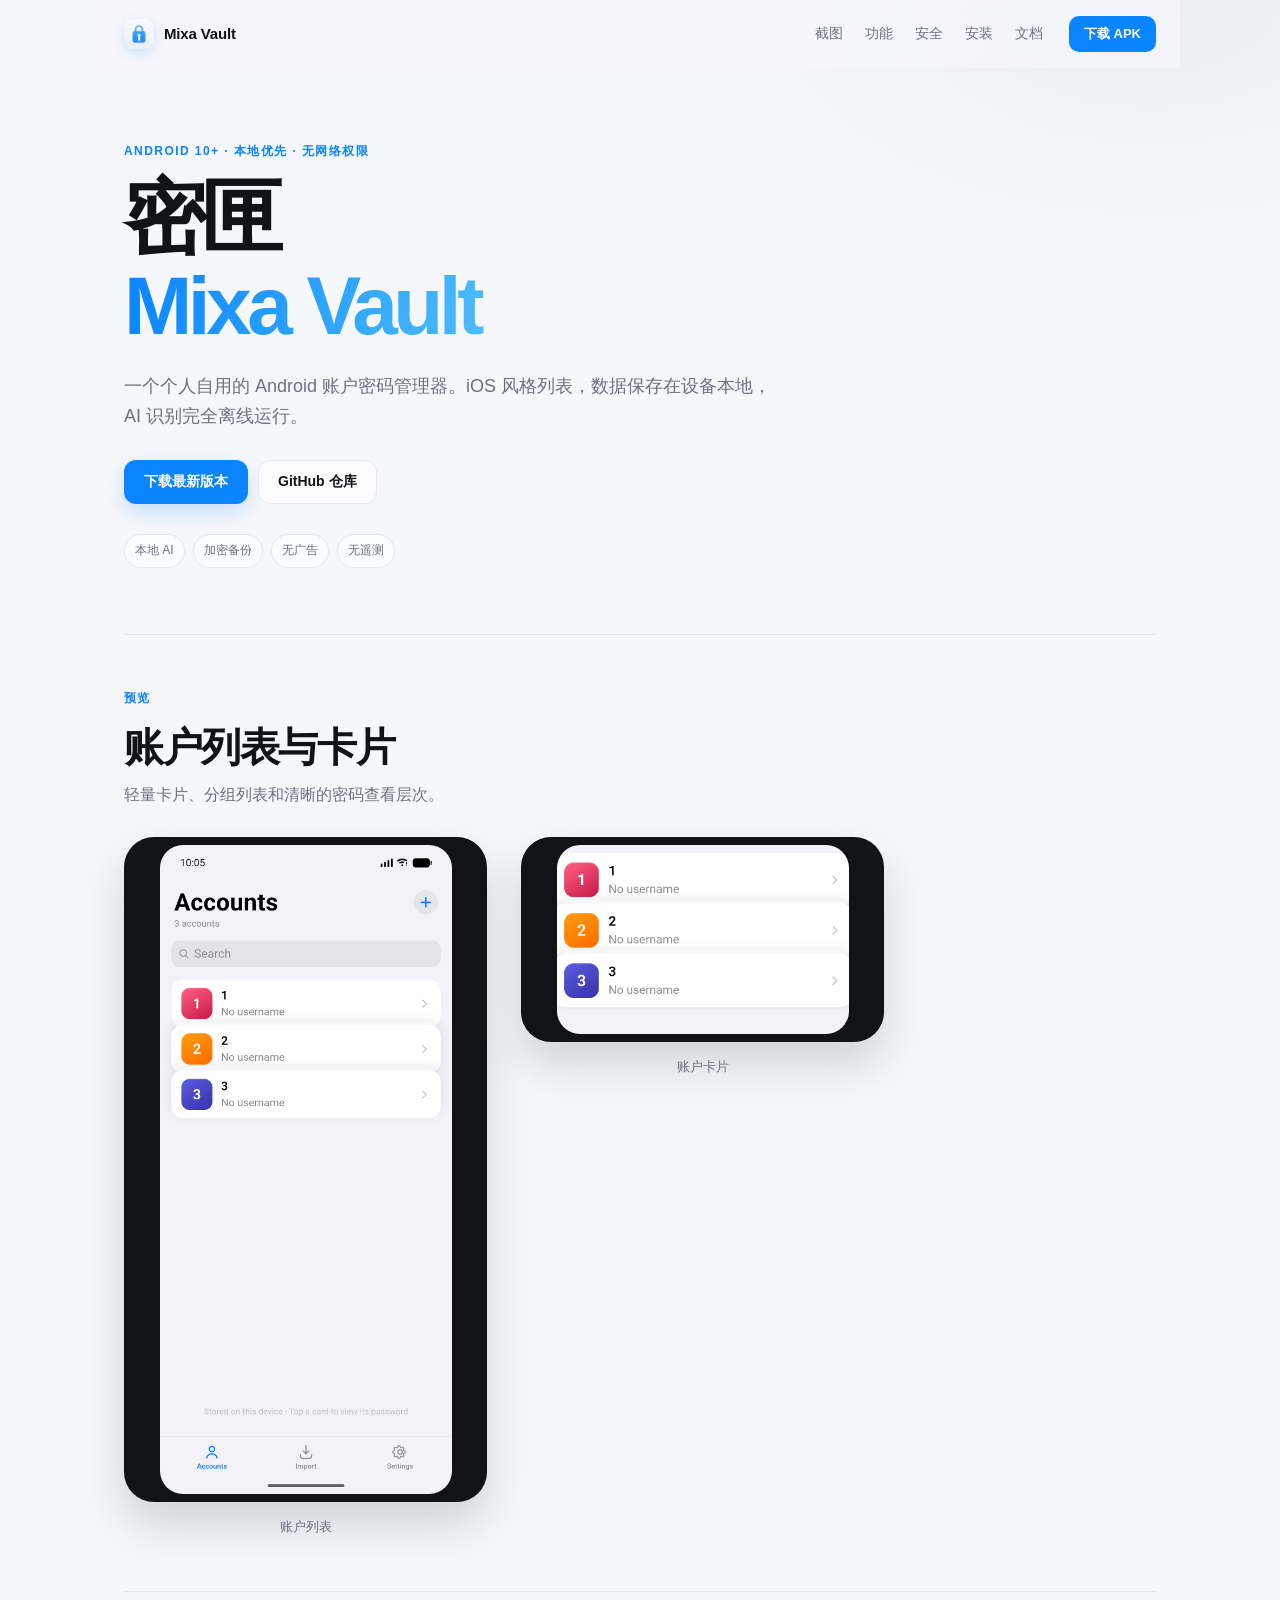
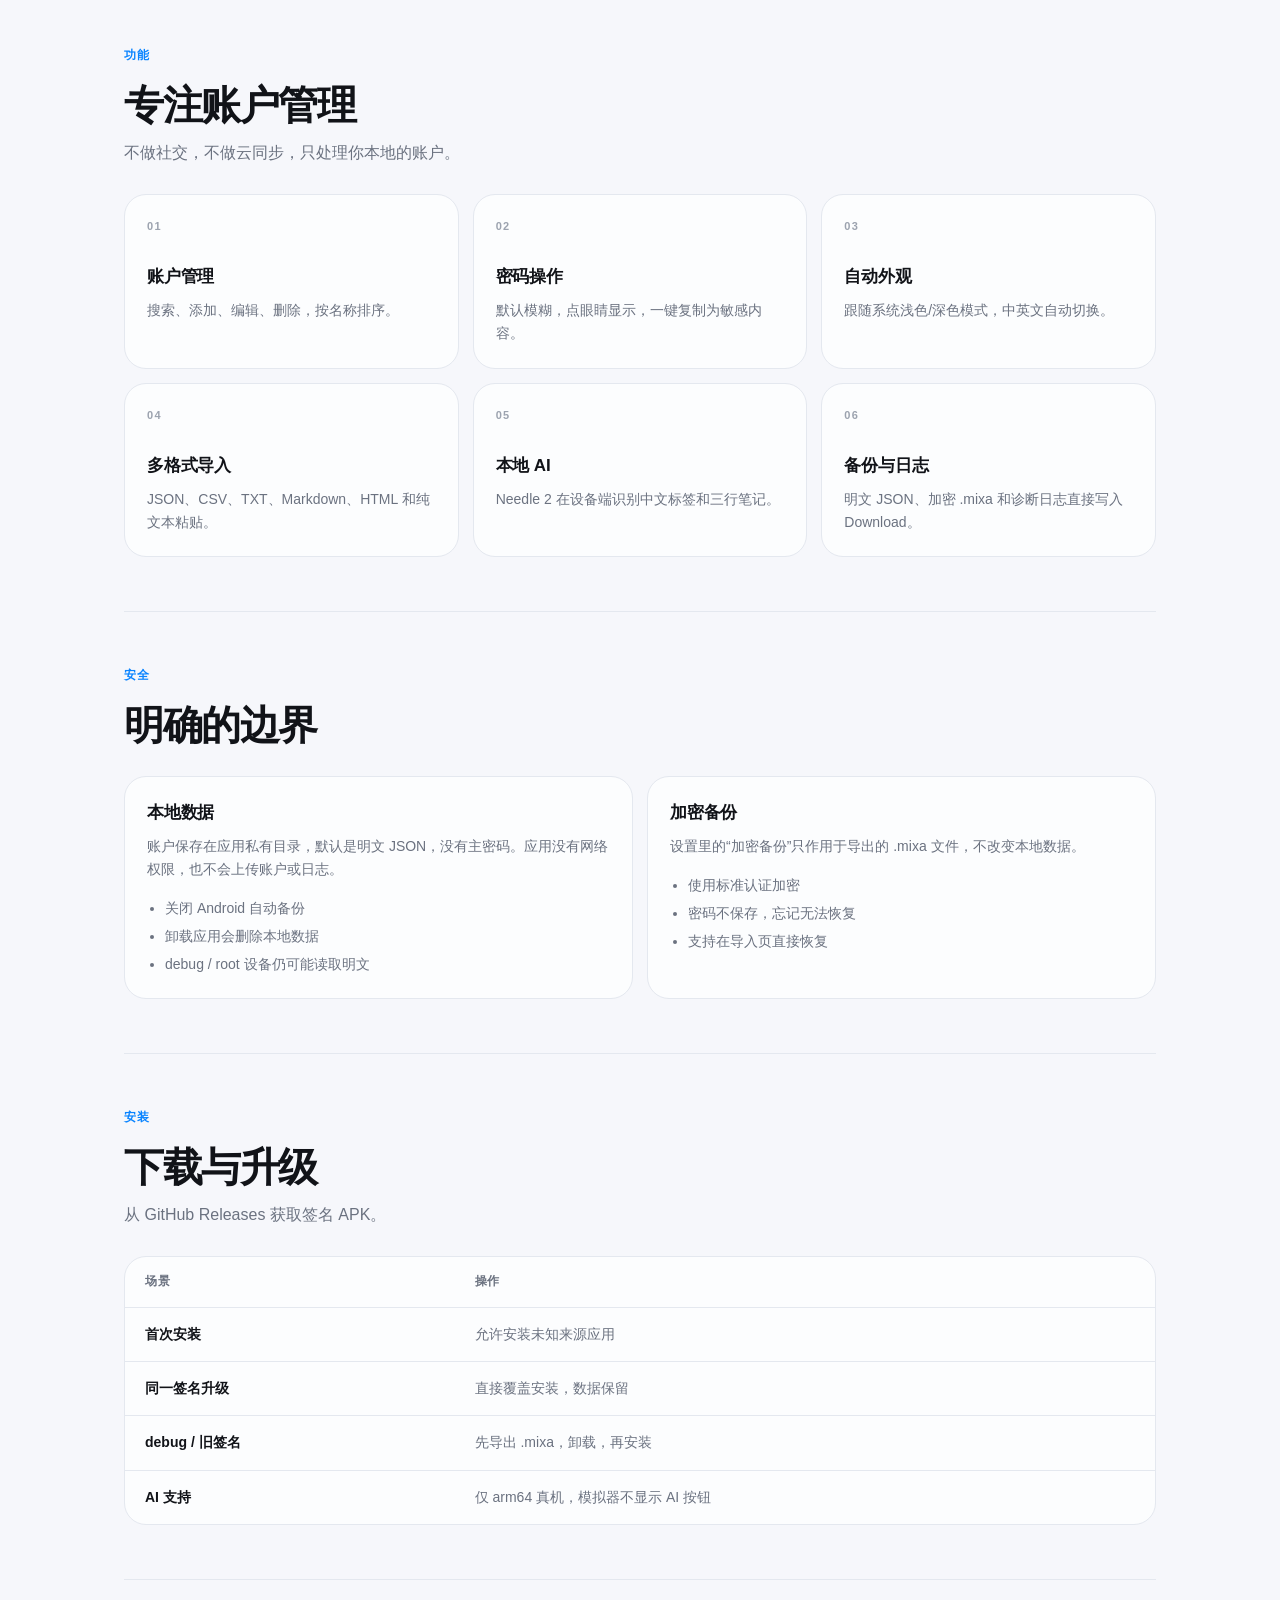
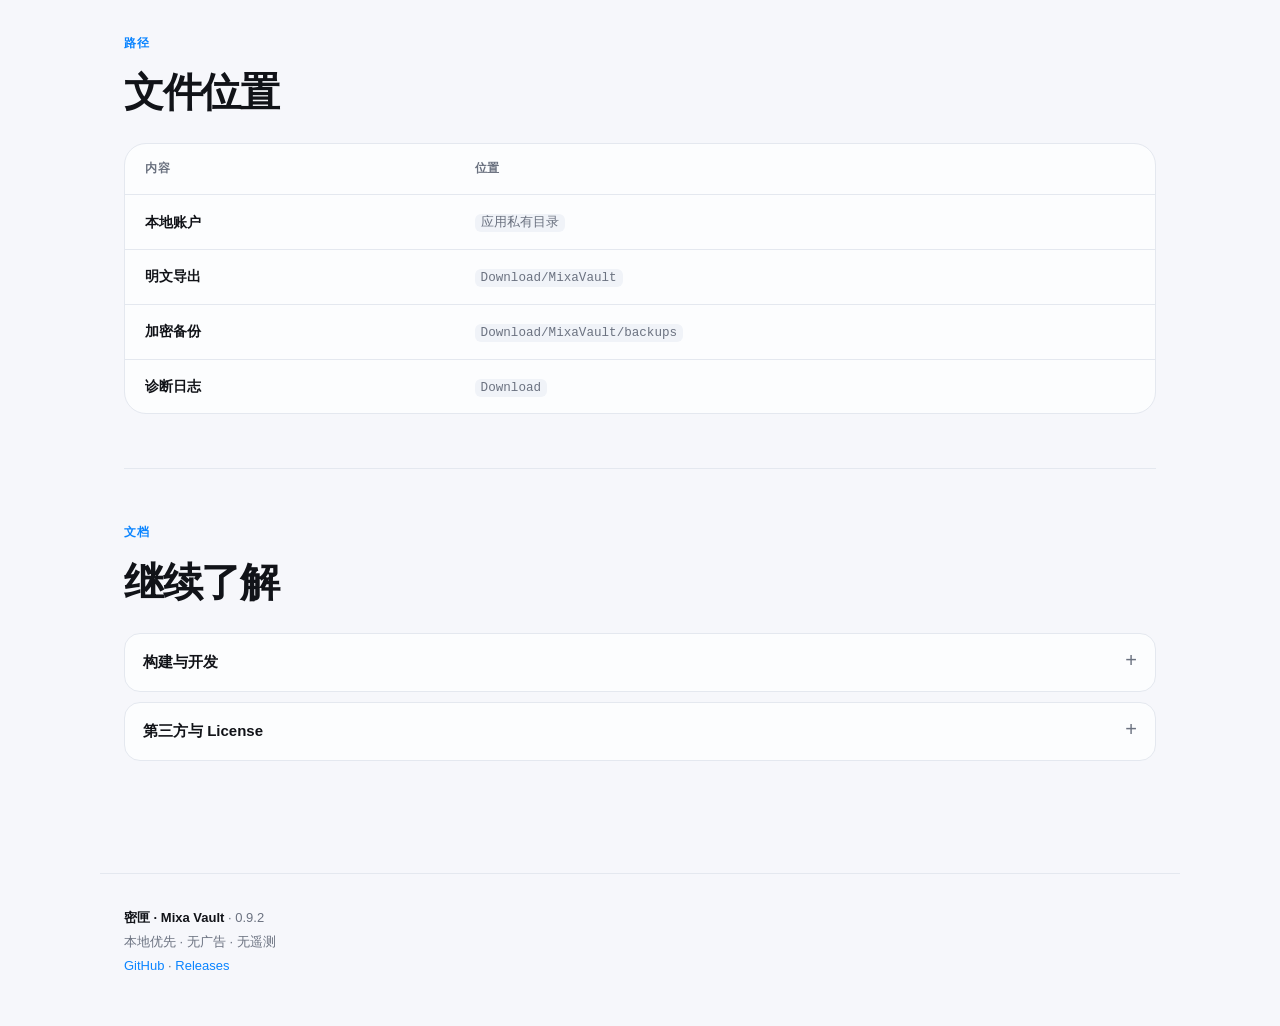
<file: docs/index.html>
<!doctype html>
<html lang="zh-CN">
<head>
  <meta charset="utf-8">
  <meta name="viewport" content="width=device-width, initial-scale=1">
  <meta name="theme-color" content="#f6f7fb">
  <meta name="description" content="密匣 Mixa Vault：本地优先的 Android 账户密码管理器，支持离线 AI 识别和加密备份。">
  <title>密匣 · Mixa Vault</title>
  <link rel="icon" href="icon.png">
  <link rel="stylesheet" href="site.css">
</head>
<body>
  <header class="topbar">
    <a class="brand" href="#top">
      <img src="icon.png" alt="" width="30" height="30">
      <span>Mixa Vault</span>
    </a>
    <nav class="nav" aria-label="页面导航">
      <a href="#screens">截图</a>
      <a href="#features">功能</a>
      <a href="#security">安全</a>
      <a href="#install">安装</a>
      <a href="#docs">文档</a>
    </nav>
    <a class="button button-small" href="https://github.com/d1irgger/MixaVault/releases/latest">下载 APK</a>
  </header>

  <main id="top">
    <section class="hero">
      <p class="eyebrow">Android 10+ · 本地优先 · 无网络权限</p>
      <h1>密匣<span>Mixa Vault</span></h1>
      <p class="lede">
        一个个人自用的 Android 账户密码管理器。iOS 风格列表，数据保存在设备本地，
        AI 识别完全离线运行。
      </p>
      <div class="actions">
        <a class="button" href="https://github.com/d1irgger/MixaVault/releases/latest">下载最新版本</a>
        <a class="button button-ghost" href="https://github.com/d1irgger/MixaVault">GitHub 仓库</a>
      </div>
      <div class="meta">
        <span>本地 AI</span>
        <span>加密备份</span>
        <span>无广告</span>
        <span>无遥测</span>
      </div>
    </section>

    <section class="section" id="screens">
      <div class="section-head">
        <p class="kicker">预览</p>
        <h2>账户列表与卡片</h2>
        <p>轻量卡片、分组列表和清晰的密码查看层次。</p>
      </div>
      <div class="shots">
        <figure>
          <div class="phone"><img src="preview.png" alt="账户列表截图" loading="lazy"></div>
          <figcaption>账户列表</figcaption>
        </figure>
        <figure>
          <div class="phone"><img src="preview-cards.png" alt="账户卡片截图" loading="lazy"></div>
          <figcaption>账户卡片</figcaption>
        </figure>
      </div>
    </section>

    <section class="section" id="features">
      <div class="section-head">
        <p class="kicker">功能</p>
        <h2>专注账户管理</h2>
        <p>不做社交，不做云同步，只处理你本地的账户。</p>
      </div>
      <div class="grid">
        <article class="card">
          <span class="index">01</span>
          <h3>账户管理</h3>
          <p>搜索、添加、编辑、删除，按名称排序。</p>
        </article>
        <article class="card">
          <span class="index">02</span>
          <h3>密码操作</h3>
          <p>默认模糊，点眼睛显示，一键复制为敏感内容。</p>
        </article>
        <article class="card">
          <span class="index">03</span>
          <h3>自动外观</h3>
          <p>跟随系统浅色/深色模式，中英文自动切换。</p>
        </article>
        <article class="card">
          <span class="index">04</span>
          <h3>多格式导入</h3>
          <p>JSON、CSV、TXT、Markdown、HTML 和纯文本粘贴。</p>
        </article>
        <article class="card">
          <span class="index">05</span>
          <h3>本地 AI</h3>
          <p>Needle 2 在设备端识别中文标签和三行笔记。</p>
        </article>
        <article class="card">
          <span class="index">06</span>
          <h3>备份与日志</h3>
          <p>明文 JSON、加密 .mixa 和诊断日志直接写入 Download。</p>
        </article>
      </div>
    </section>

    <section class="section" id="security">
      <div class="section-head">
        <p class="kicker">安全</p>
        <h2>明确的边界</h2>
      </div>
      <div class="split">
        <article class="panel">
          <h3>本地数据</h3>
          <p>账户保存在应用私有目录，默认是明文 JSON，没有主密码。应用没有网络权限，也不会上传账户或日志。</p>
          <ul>
            <li>关闭 Android 自动备份</li>
            <li>卸载应用会删除本地数据</li>
            <li>debug / root 设备仍可能读取明文</li>
          </ul>
        </article>
        <article class="panel">
          <h3>加密备份</h3>
          <p>设置里的“加密备份”只作用于导出的 .mixa 文件，不改变本地数据。</p>
          <ul>
            <li>使用标准认证加密</li>
            <li>密码不保存，忘记无法恢复</li>
            <li>支持在导入页直接恢复</li>
          </ul>
        </article>
      </div>
    </section>

    <section class="section" id="install">
      <div class="section-head">
        <p class="kicker">安装</p>
        <h2>下载与升级</h2>
        <p>从 GitHub Releases 获取签名 APK。</p>
      </div>
      <div class="table-wrap">
        <table>
          <thead>
            <tr><th>场景</th><th>操作</th></tr>
          </thead>
          <tbody>
            <tr><td>首次安装</td><td>允许安装未知来源应用</td></tr>
            <tr><td>同一签名升级</td><td>直接覆盖安装，数据保留</td></tr>
            <tr><td>debug / 旧签名</td><td>先导出 .mixa，卸载，再安装</td></tr>
            <tr><td>AI 支持</td><td>仅 arm64 真机，模拟器不显示 AI 按钮</td></tr>
          </tbody>
        </table>
      </div>
    </section>

    <section class="section" id="paths">
      <div class="section-head">
        <p class="kicker">路径</p>
        <h2>文件位置</h2>
      </div>
      <div class="table-wrap">
        <table>
          <thead>
            <tr><th>内容</th><th>位置</th></tr>
          </thead>
          <tbody>
            <tr><td>本地账户</td><td><code>应用私有目录</code></td></tr>
            <tr><td>明文导出</td><td><code>Download/MixaVault</code></td></tr>
            <tr><td>加密备份</td><td><code>Download/MixaVault/backups</code></td></tr>
            <tr><td>诊断日志</td><td><code>Download</code></td></tr>
          </tbody>
        </table>
      </div>
    </section>

    <section class="section" id="docs">
      <div class="section-head">
        <p class="kicker">文档</p>
        <h2>继续了解</h2>
      </div>
      <details class="fold">
        <summary>构建与开发</summary>
        <div class="fold-body">
          <p>完整构建步骤见 <a href="https://github.com/d1irgger/MixaVault/blob/main/BUILD.md">BUILD.md</a>，工具链与兼容性见 <a href="https://github.com/d1irgger/MixaVault/blob/main/COMPATIBILITY.md">COMPATIBILITY.md</a>。</p>
          <pre><code>cd mixa-vault
.\gradlew.bat assembleRelease</code></pre>
          <p>发布流程见 <a href="https://github.com/d1irgger/MixaVault/blob/main/GITHUB.md">GITHUB.md</a>，版本记录见 <a href="https://github.com/d1irgger/MixaVault/blob/main/CHANGELOG.md">CHANGELOG.md</a>。</p>
        </div>
      </details>
      <details class="fold">
        <summary>第三方与 License</summary>
        <div class="fold-body">
          <p>Needle 2 由 Cactus Compute 发布，Apache-2.0。应用代码使用 MIT License。</p>
          <p><a href="https://github.com/d1irgger/MixaVault/blob/main/THIRD_PARTY_NOTICES.md">第三方说明</a> · <a href="https://github.com/d1irgger/MixaVault/blob/main/LICENSE">LICENSE</a></p>
        </div>
      </details>
    </section>
  </main>

  <footer>
    <p><strong>密匣 · Mixa Vault</strong> · 0.9.2</p>
    <p>本地优先 · 无广告 · 无遥测</p>
    <p><a href="https://github.com/d1irgger/MixaVault">GitHub</a> · <a href="https://github.com/d1irgger/MixaVault/releases/latest">Releases</a></p>
  </footer>
</body>
</html>
</file>
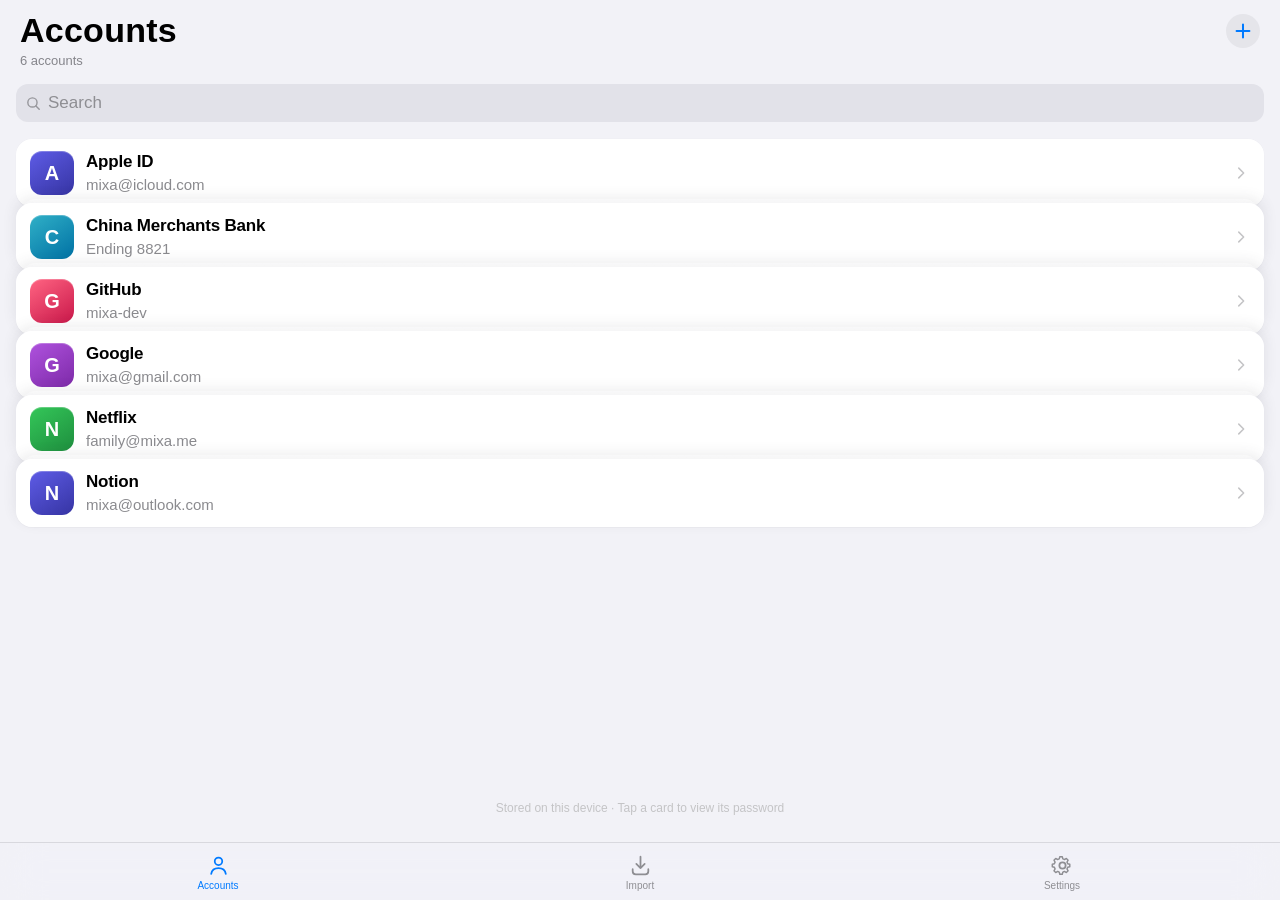
<file: app/src/main/assets/index.html>
<!DOCTYPE html>
<html lang="zh-CN">
<head>
  <meta charset="utf-8">
  <meta name="viewport" content="width=device-width, initial-scale=1, maximum-scale=1, user-scalable=no, viewport-fit=cover">
  <meta name="theme-color" content="#F2F2F7">
  <meta http-equiv="Content-Security-Policy" content="default-src 'none'; script-src 'self'; style-src 'self' 'unsafe-inline'; img-src 'self' data:; font-src 'self'; connect-src 'none'; base-uri 'none'; form-action 'none'">
  <title>密匣</title>
  <link rel="stylesheet" href="styles.css">
</head>
<body>

  <div id="splash" class="splash">
    <img class="splash-icon" src="icon-splash.png" alt="" aria-hidden="true">
    <div class="splash-name" data-i18n="appName"></div>
    <div id="splashStatus" class="splash-status"></div>
    <button id="retryBtn" class="splash-retry" type="button" data-i18n="retry" hidden>重试</button>
  </div>

  <section id="app" class="app" aria-hidden="true">
    <header id="nav" class="nav">
      <div class="nav-inner">
        <span class="nav-title" data-i18n="accounts">账户</span>
        <button id="navAddBtn" class="nav-add" type="button" data-i18n-aria="addAccount" aria-label="添加账户">
          <svg viewBox="0 0 24 24" width="21" height="21" aria-hidden="true">
            <path d="M12 5v14M5 12h14" fill="none" stroke="currentColor" stroke-width="2.2" stroke-linecap="round"/>
          </svg>
        </button>
      </div>
    </header>

    <main id="main" class="main">
      <div class="large-head">
        <div class="large-head-row">
          <h1 data-i18n="accounts">账户</h1>
          <button id="addBtn" class="head-add" type="button" data-i18n-aria="addAccount" aria-label="添加账户">
            <svg viewBox="0 0 24 24" width="22" height="22" aria-hidden="true">
              <path d="M12 5v14M5 12h14" fill="none" stroke="currentColor" stroke-width="2.2" stroke-linecap="round"/>
            </svg>
          </button>
        </div>
        <p id="count" class="count">0 个账户</p>
      </div>

      <div class="search" id="searchWrap">
        <svg class="search-icon" viewBox="0 0 24 24" width="17" height="17" aria-hidden="true">
          <circle cx="10.5" cy="10.5" r="6.5" fill="none" stroke="currentColor" stroke-width="2"/>
          <path d="M15.5 15.5 20 20" fill="none" stroke="currentColor" stroke-width="2" stroke-linecap="round"/>
        </svg>
        <input id="search" type="search" data-i18n-placeholder="search" data-i18n-aria="searchAccounts" placeholder="搜索" autocomplete="off" autocorrect="off" autocapitalize="off" spellcheck="false" aria-label="搜索账户">
        <button id="clearSearch" class="search-clear" type="button" data-i18n-aria="clearSearch" aria-label="清除搜索" hidden>
          <svg viewBox="0 0 24 24" width="16" height="16" aria-hidden="true">
            <circle cx="12" cy="12" r="9" fill="currentColor" opacity=".22"/>
            <path d="m9 9 6 6M15 9l-6 6" fill="none" stroke="currentColor" stroke-width="1.8" stroke-linecap="round"/>
          </svg>
        </button>
      </div>

      <div id="list" class="list"></div>

      <div id="empty" class="empty" hidden>
        <div class="empty-icon" aria-hidden="true">
          <svg viewBox="0 0 24 24" width="30" height="30">
            <rect x="4" y="3.5" width="16" height="17" rx="4" fill="none" stroke="currentColor" stroke-width="1.6"/>
            <path d="M8.5 8.5h7M8.5 12h7M8.5 15.5h4" fill="none" stroke="currentColor" stroke-width="1.6" stroke-linecap="round"/>
          </svg>
        </div>
        <p id="emptyTitle" class="empty-title" data-i18n="emptyTitle">暂无账户</p>
        <p id="emptyText" class="empty-text" data-i18n="emptyText">添加账户，或从文件导入。</p>
        <button id="emptyAdd" class="empty-add" type="button" data-i18n="addAccount">添加账户</button>
      </div>

      <div class="list-footer" data-i18n="footer">数据仅存储在此设备 · 轻点卡片查看密码</div>
    </main>

    <nav class="tabbar" data-i18n-aria="bottomNav" aria-label="底部导航">
      <button id="tabVault" class="tab active" type="button">
        <svg viewBox="0 0 24 24" width="25" height="25" aria-hidden="true">
          <circle cx="12" cy="8" r="3.6" fill="none" stroke="currentColor" stroke-width="1.7"/>
          <path d="M5 20c.6-3.5 3.4-5.5 7-5.5s6.4 2 7 5.5" fill="none" stroke="currentColor" stroke-width="1.7" stroke-linecap="round"/>
        </svg>
        <span data-i18n="tabAccounts">账户</span>
      </button>
      <button id="tabImport" class="tab" type="button">
        <svg viewBox="0 0 24 24" width="25" height="25" aria-hidden="true">
          <path d="M12 3.5v11m0 0 4-4m-4 4-4-4" fill="none" stroke="currentColor" stroke-width="1.7" stroke-linecap="round" stroke-linejoin="round"/>
          <path d="M4.5 15.5v2.1c0 1.6 1.3 2.9 2.9 2.9h9.2c1.6 0 2.9-1.3 2.9-2.9v-2.1" fill="none" stroke="currentColor" stroke-width="1.7" stroke-linecap="round"/>
        </svg>
        <span data-i18n="tabImport">导入</span>
      </button>
      <button id="tabSettings" class="tab" type="button">
        <svg viewBox="0 0 24 24" width="25" height="25" aria-hidden="true">
          <circle cx="12" cy="12" r="3" fill="none" stroke="currentColor" stroke-width="1.7"/>
          <path d="M19 13.2v-2.4l-2-.5a7 7 0 0 0-.7-1.6l1.1-1.8-1.7-1.7-1.8 1.1a7 7 0 0 0-1.6-.7l-.5-2H9.4l-.5 2a7 7 0 0 0-1.6.7L5.5 5.2 3.8 6.9l1.1 1.8a7 7 0 0 0-.7 1.6l-2 .5v2.4l2 .5c.2.6.4 1.1.7 1.6l-1.1 1.8 1.7 1.7 1.8-1.1c.5.3 1 .5 1.6.7l.5 2h2.4l.5-2c.6-.2 1.1-.4 1.6-.7l1.8 1.1 1.7-1.7-1.1-1.8c.3-.5.5-1 .7-1.6l2-.5z" fill="none" stroke="currentColor" stroke-width="1.4" stroke-linejoin="round"/>
        </svg>
        <span data-i18n="tabSettings">设置</span>
      </button>
    </nav>
  </section>

  <div id="scrim" class="scrim"></div>
  <section id="sheet" class="sheet" role="dialog" aria-modal="true" aria-hidden="true">
    <div class="grabber" aria-hidden="true"></div>
    <header class="sheet-head">
      <button id="sheetClose" class="sheet-close" type="button" data-i18n="cancel">取消</button>
      <h2 id="sheetTitle" class="sheet-title"></h2>
      <span class="sheet-spacer" aria-hidden="true"></span>
    </header>
    <div id="sheetBody" class="sheet-body"></div>
  </section>

  <div id="alertLayer" class="alert-layer" aria-hidden="true">
    <div class="alert" role="alertdialog" aria-modal="true" aria-labelledby="alertTitle" aria-describedby="alertMessage">
      <div class="alert-body">
        <h3 id="alertTitle" class="alert-title"></h3>
        <p id="alertMessage" class="alert-message"></p>
      </div>
      <div class="alert-actions">
        <button id="alertCancel" class="alert-btn" type="button" data-i18n="cancel">取消</button>
        <button id="alertOk" class="alert-btn alert-danger" type="button" data-i18n="delete">删除</button>
      </div>
    </div>
  </div>

  <div id="passwordLayer" class="alert-layer password-layer" aria-hidden="true">
    <div class="password-card" role="dialog" aria-modal="true" aria-labelledby="passwordTitle">
      <h3 id="passwordTitle" class="password-title"></h3>
      <p id="passwordMessage" class="password-message"></p>
      <input id="passwordInput" class="password-input" type="password" autocomplete="off" autocapitalize="off" spellcheck="false">
      <input id="passwordConfirm" class="password-input" type="password" autocomplete="off" autocapitalize="off" spellcheck="false" hidden>
      <p id="passwordError" class="form-error"></p>
      <div class="alert-actions">
        <button id="passwordCancel" class="alert-btn" type="button" data-i18n="cancel">取消</button>
        <button id="passwordOk" class="alert-btn password-ok" type="button"></button>
      </div>
    </div>
  </div>

  <div id="toast" class="toast" role="status" aria-live="polite">
    <span id="toastIcon" class="toast-icon" aria-hidden="true"></span>
    <span class="toast-copy">
      <span id="toastTitle" class="toast-title"></span>
      <span id="toastDetail" class="toast-detail"></span>
    </span>
  </div>

  <script src="app.js"></script>
</body>
</html>
</file>
<file: docs/site.css>
:root {
  --bg: #f6f7fb;
  --surface: #ffffff;
  --surface-soft: #f0f3f8;
  --text: #111318;
  --muted: #6b7280;
  --line: #e4e8ef;
  --accent: #0a84ff;
  --accent-deep: #0066d6;
  --green: #16a34a;
  --radius: 22px;
  --max: 1080px;
  color-scheme: light;
}

* {
  box-sizing: border-box;
}

html {
  scroll-behavior: smooth;
}

body {
  margin: 0;
  background:
    radial-gradient(900px 500px at 15% -10%, rgba(10, 132, 255, .10), transparent 60%),
    radial-gradient(700px 400px at 90% 0%, rgba(100, 116, 139, .08), transparent 60%),
    var(--bg);
  color: var(--text);
  font-family: -apple-system, BlinkMacSystemFont, "SF Pro Display", "Segoe UI",
    "PingFang SC", "Hiragino Sans GB", "Microsoft YaHei", sans-serif;
  font-size: 16px;
  line-height: 1.65;
  -webkit-font-smoothing: antialiased;
}

a {
  color: var(--accent);
  text-decoration: none;
}

a:hover {
  text-decoration: underline;
}

img {
  max-width: 100%;
}

code {
  padding: 2px 6px;
  border-radius: 6px;
  background: var(--surface-soft);
  font-family: "SFMono-Regular", Consolas, "Liberation Mono", monospace;
  font-size: .9em;
}

pre {
  overflow: auto;
  padding: 16px 18px;
  border: 1px solid var(--line);
  border-radius: 14px;
  background: #0f172a;
  color: #e5edf8;
}

pre code {
  padding: 0;
  background: transparent;
  color: inherit;
}

/* ---------- Header ---------- */

.topbar {
  position: sticky;
  top: 0;
  z-index: 20;
  display: flex;
  align-items: center;
  gap: 26px;
  max-width: var(--max);
  margin: 0 auto;
  padding: 16px 24px;
  background: rgba(246, 247, 251, .78);
  -webkit-backdrop-filter: blur(18px) saturate(160%);
  backdrop-filter: blur(18px) saturate(160%);
}

.brand {
  display: flex;
  align-items: center;
  gap: 10px;
  color: var(--text);
  font-size: 15px;
  font-weight: 700;
  letter-spacing: -.01em;
}

.brand:hover {
  text-decoration: none;
}

.brand img {
  border-radius: 9px;
  box-shadow: 0 4px 12px rgba(10, 132, 255, .18);
}

.nav {
  display: flex;
  gap: 22px;
  margin-left: auto;
  font-size: 14px;
}

.nav a {
  color: var(--muted);
}

.nav a:hover {
  color: var(--text);
  text-decoration: none;
}

/* ---------- Buttons ---------- */

.button {
  display: inline-flex;
  align-items: center;
  justify-content: center;
  min-height: 44px;
  padding: 0 19px;
  border: 1px solid transparent;
  border-radius: 12px;
  background: var(--accent);
  color: #fff;
  font-size: 14px;
  font-weight: 600;
  transition: background .18s ease, transform .18s ease, box-shadow .18s ease;
  box-shadow: 0 8px 20px rgba(10, 132, 255, .20);
}

.button:hover {
  background: var(--accent-deep);
  color: #fff;
  text-decoration: none;
  transform: translateY(-1px);
}

.button-small {
  min-height: 36px;
  padding: 0 14px;
  border-radius: 10px;
  font-size: 13px;
  box-shadow: none;
}

.button-ghost {
  border-color: var(--line);
  background: rgba(255, 255, 255, .7);
  color: var(--text);
  box-shadow: none;
}

.button-ghost:hover {
  background: #fff;
  color: var(--text);
}

/* ---------- Hero ---------- */

main {
  max-width: var(--max);
  margin: 0 auto;
  padding: 0 24px 48px;
}

.hero {
  padding: 74px 0 66px;
  max-width: 820px;
}

.eyebrow,
.kicker {
  margin: 0 0 16px;
  color: var(--accent);
  font-size: 12px;
  font-weight: 700;
  letter-spacing: .12em;
  text-transform: uppercase;
}

.hero h1 {
  margin: 0;
  font-size: clamp(52px, 8vw, 82px);
  font-weight: 800;
  line-height: .98;
  letter-spacing: -.055em;
}

.hero h1 span {
  display: block;
  margin-top: 8px;
  color: transparent;
  background: linear-gradient(110deg, #0a84ff, #5ac8fa 55%, #0369a1);
  -webkit-background-clip: text;
  background-clip: text;
}

.lede {
  max-width: 650px;
  margin: 24px 0 0;
  color: var(--muted);
  font-size: 18px;
  line-height: 1.7;
}

.actions {
  display: flex;
  flex-wrap: wrap;
  gap: 10px;
  margin-top: 28px;
}

.meta {
  display: flex;
  flex-wrap: wrap;
  gap: 8px;
  margin-top: 30px;
}

.meta span {
  padding: 6px 10px;
  border: 1px solid var(--line);
  border-radius: 999px;
  background: rgba(255, 255, 255, .62);
  color: var(--muted);
  font-size: 12px;
}

/* ---------- Sections ---------- */

.section {
  padding: 54px 0;
  border-top: 1px solid var(--line);
  scroll-margin-top: 90px;
}

.section-head {
  max-width: 650px;
  margin-bottom: 28px;
}

.section-head h2 {
  margin: 0;
  font-size: clamp(28px, 4vw, 40px);
  line-height: 1.15;
  letter-spacing: -.035em;
}

.section-head p:last-child {
  margin: 12px 0 0;
  color: var(--muted);
}

/* ---------- Screenshots ---------- */

.shots {
  display: grid;
  grid-template-columns: repeat(2, minmax(0, 1fr));
  gap: 34px;
  align-items: start;
  max-width: 760px;
}

.shots figure {
  margin: 0;
  text-align: center;
}

.phone {
  display: flex;
  justify-content: center;
  padding: 8px;
  border-radius: 30px;
  background: #111318;
  box-shadow: 0 22px 44px rgba(15, 23, 42, .16);
}

.phone img {
  display: block;
  width: 100%;
  max-width: 292px;
  height: auto;
  border-radius: 23px;
}

.shots figcaption {
  margin-top: 14px;
  color: var(--muted);
  font-size: 13px;
}

/* ---------- Cards ---------- */

.grid {
  display: grid;
  grid-template-columns: repeat(3, minmax(0, 1fr));
  gap: 14px;
}

.card,
.panel {
  padding: 22px;
  border: 1px solid var(--line);
  border-radius: var(--radius);
  background: rgba(255, 255, 255, .74);
}

.card {
  min-height: 170px;
}

.index {
  display: block;
  margin-bottom: 28px;
  color: #9ca3af;
  font-size: 11px;
  font-weight: 700;
  letter-spacing: .12em;
}

.card h3,
.panel h3 {
  margin: 0 0 8px;
  font-size: 17px;
  letter-spacing: -.01em;
}

.card p,
.panel p,
.panel li {
  margin: 0;
  color: var(--muted);
  font-size: 14px;
}

/* ---------- Split ---------- */

.split {
  display: grid;
  grid-template-columns: repeat(2, minmax(0, 1fr));
  gap: 14px;
}

.panel ul {
  margin: 16px 0 0;
  padding-left: 18px;
}

.panel li + li {
  margin-top: 5px;
}

/* ---------- Tables ---------- */

.table-wrap {
  overflow-x: auto;
  border: 1px solid var(--line);
  border-radius: var(--radius);
  background: rgba(255, 255, 255, .74);
}

table {
  width: 100%;
  border-collapse: collapse;
  text-align: left;
}

th,
td {
  padding: 15px 20px;
  border-bottom: 1px solid var(--line);
  font-size: 14px;
}

th {
  color: var(--muted);
  font-size: 12px;
  font-weight: 700;
  letter-spacing: .06em;
  text-transform: uppercase;
}

tr:last-child td {
  border-bottom: 0;
}

td:first-child {
  width: 32%;
  color: var(--text);
  font-weight: 600;
}

td {
  color: var(--muted);
}

/* ---------- Folds ---------- */

.fold {
  margin-bottom: 10px;
  border: 1px solid var(--line);
  border-radius: 16px;
  background: rgba(255, 255, 255, .74);
}

.fold summary {
  padding: 16px 18px;
  cursor: pointer;
  color: var(--text);
  font-size: 15px;
  font-weight: 650;
  list-style: none;
}

.fold summary::-webkit-details-marker {
  display: none;
}

.fold summary::after {
  content: "+";
  float: right;
  color: var(--muted);
  font-size: 20px;
  font-weight: 400;
  line-height: 1;
}

.fold[open] summary::after {
  content: "−";
}

.fold-body {
  padding: 0 18px 18px;
  color: var(--muted);
  font-size: 14px;
}

.fold-body p {
  margin: 0 0 10px;
}

.fold-body pre {
  margin: 10px 0;
}

/* ---------- Footer ---------- */

footer {
  max-width: var(--max);
  margin: 0 auto;
  padding: 30px 24px 46px;
  border-top: 1px solid var(--line);
  color: var(--muted);
  font-size: 13px;
}

footer p {
  margin: 3px 0;
}

footer strong {
  color: var(--text);
}

/* ---------- Mobile ---------- */

@media (max-width: 760px) {
  .topbar {
    gap: 12px;
    padding: 12px 18px;
  }

  .nav {
    display: none;
  }

  .button-small {
    margin-left: auto;
  }

  main {
    padding: 0 18px 32px;
  }

  .hero {
    padding: 48px 0 44px;
  }

  .lede {
    font-size: 16px;
  }

  .section {
    padding: 38px 0;
  }

  .shots {
    gap: 16px;
  }

  .phone {
    padding: 5px;
    border-radius: 22px;
  }

  .phone img {
    border-radius: 18px;
  }

  .grid,
  .split {
    grid-template-columns: 1fr;
  }

  th,
  td {
    padding: 13px 14px;
  }

  td:first-child {
    width: 38%;
  }

  footer {
    padding: 24px 18px 36px;
  }
}
</file>
<file: app/src/main/assets/styles.css>
:root {
  --bg: #F2F2F7;
  --card: #FFFFFF;
  --label: #000000;
  --secondary: rgba(60, 60, 67, .60);
  --tertiary: rgba(60, 60, 67, .30);
  --separator: rgba(60, 60, 67, .18);
  --hairline: rgba(60, 60, 67, .14);
  --blue: #007AFF;
  --red: #FF3B30;
  --green: #34C759;
  --nav-h: 52px;
  --tab-h: 50px;
  --ease: cubic-bezier(.32, .72, 0, 1);
  --safe-top: 0px;
  --safe-bottom: 0px;
  --ime: 0px;
  --nav-bg: rgba(242, 242, 247, .84);
  --nav-bg-scrolled: rgba(242, 242, 247, .80);
  --nav-fade: rgba(242, 242, 247, .52);
  --tab-bg: rgba(242, 242, 247, .86);
  --search-bg: rgba(118, 118, 128, .12);
  --search-bg-focus: rgba(118, 118, 128, .16);
  --icon-bg: rgba(118, 118, 128, .10);
  --pressed: #EAEAEF;
  --faint: #C4C4C6;
  --soft-sep: rgba(60, 60, 67, .10);
  --stack-fade: rgba(255, 255, 255, .42);
  --stack-shadow: rgba(60, 60, 67, .10);
  --grabber: rgba(60, 60, 67, .22);
  --alert-bg: rgba(250, 250, 250, .94);
  --alert-message: #3C3C43;
  --alert-sep: rgba(60, 60, 67, .22);
  --alert-press: rgba(0, 0, 0, .05);
  --toast-bg: rgba(28, 28, 30, .90);
  --code-bg: rgba(118, 118, 128, .12);
}

@media (prefers-color-scheme: dark) {
  :root {
    --bg: #000000;
    --card: #1C1C1E;
    --label: #FFFFFF;
    --secondary: rgba(235, 235, 245, .60);
    --tertiary: rgba(235, 235, 245, .30);
    --separator: rgba(84, 84, 88, .65);
    --hairline: rgba(84, 84, 88, .60);
    --blue: #0A84FF;
    --red: #FF453A;
    --green: #30D158;
    --nav-bg: rgba(0, 0, 0, .84);
    --nav-bg-scrolled: rgba(0, 0, 0, .78);
    --nav-fade: rgba(0, 0, 0, .55);
    --tab-bg: rgba(28, 28, 30, .86);
    --search-bg: rgba(118, 118, 128, .24);
    --search-bg-focus: rgba(118, 118, 128, .32);
    --icon-bg: rgba(118, 118, 128, .20);
    --pressed: #2C2C2E;
    --faint: #8E8E93;
    --soft-sep: rgba(84, 84, 88, .45);
    --stack-fade: rgba(28, 28, 30, .62);
    --stack-shadow: rgba(0, 0, 0, .38);
    --grabber: rgba(235, 235, 245, .30);
    --alert-bg: rgba(44, 44, 46, .96);
    --alert-message: rgba(235, 235, 245, .80);
    --alert-sep: rgba(84, 84, 88, .65);
    --alert-press: rgba(255, 255, 255, .07);
    --toast-bg: rgba(58, 58, 60, .94);
    --code-bg: rgba(118, 118, 128, .24);
  }
}

* {
  box-sizing: border-box;
  -webkit-tap-highlight-color: transparent;
}

[hidden] {
  display: none !important;
}

html,
body {
  width: 100%;
  height: 100%;
  margin: 0;
  padding: 0;
}

body {
  position: fixed;
  inset: 0;
  overflow: hidden;
  background: var(--bg);
  color: var(--label);
  font-family: -apple-system, BlinkMacSystemFont, "SF Pro Text", "PingFang SC",
    "Noto Sans CJK SC", "Helvetica Neue", sans-serif;
  -webkit-font-smoothing: antialiased;
  -webkit-text-size-adjust: 100%;
  color-scheme: light dark;
}

button,
input,
textarea {
  font: inherit;
  font-style: normal;
  color: inherit;
}

input,
textarea,
.search input {
  -webkit-appearance: none;
  appearance: none;
}

button {
  border: 0;
  margin: 0;
  padding: 0;
  background: none;
  cursor: pointer;
  touch-action: manipulation;
}

input,
textarea {
  -webkit-user-select: text;
  user-select: text;
}

::selection {
  background: rgba(0, 122, 255, .22);
}

.icon {
  display: inline-flex;
  align-items: center;
  justify-content: center;
  flex: none;
  line-height: 0;
}

/* ---------- Splash ---------- */

.splash {
  position: fixed;
  inset: 0;
  z-index: 200;
  display: flex;
  flex-direction: column;
  align-items: center;
  justify-content: center;
  gap: 0;
  background: var(--bg);
  transition: opacity .35s ease, visibility .35s ease;
}

.splash.hide {
  opacity: 0;
  visibility: hidden;
}

.splash-icon {
  display: block;
  width: 72px;
  height: 72px;
  object-fit: contain;
  filter: drop-shadow(0 10px 22px rgba(10, 132, 255, .28));
  animation: splashIn .55s var(--ease) both;
}

.splash-name {
  margin-top: 17px;
  font-size: 22px;
  line-height: 26px;
  font-weight: 650;
  letter-spacing: .3px;
}

.splash-status {
  margin-top: 6px;
  font-size: 13px;
  color: var(--secondary);
}

.splash-retry {
  margin-top: 16px;
  color: var(--blue);
  font-size: 16px;
  font-weight: 500;
  padding: 8px 14px;
}

/* ---------- Screen ---------- */

.app {
  position: absolute;
  inset: 0;
  opacity: 0;
  transition: opacity .32s ease;
}

.app.ready {
  opacity: 1;
}

/* ---------- Navigation bar ---------- */

.nav {
  position: absolute;
  top: 0;
  left: 0;
  right: 0;
  z-index: 20;
  height: calc(var(--safe-top) + var(--nav-h));
  padding-top: var(--safe-top);
  background: transparent;
  border-bottom: .5px solid transparent;
  pointer-events: none;
  transition: border-color .22s ease;
}

.nav::before {
  content: "";
  position: absolute;
  inset: 0;
  z-index: 0;
  background: var(--nav-bg);
  -webkit-backdrop-filter: saturate(180%) blur(20px);
  backdrop-filter: saturate(180%) blur(20px);
  opacity: 0;
  transition: opacity .22s ease, background .22s ease;
  pointer-events: none;
}

.nav.scrolled::before {
  opacity: 1;
  background: var(--nav-bg-scrolled);
}

.nav::after {
  content: "";
  position: absolute;
  left: 0;
  right: 0;
  bottom: -12px;
  height: 12px;
  z-index: 0;
  background: linear-gradient(to bottom, var(--nav-fade), transparent);
  -webkit-backdrop-filter: blur(5px);
  backdrop-filter: blur(5px);
  opacity: 0;
  transition: opacity .22s ease;
  pointer-events: none;
}

.nav.scrolled::after {
  opacity: 1;
}

.nav.scrolled {
  border-bottom-color: var(--hairline);
}

.nav-inner {
  position: relative;
  z-index: 1;
  height: var(--nav-h);
  display: flex;
  align-items: center;
  justify-content: flex-end;
  padding: 0 15px;
}

.nav-title {
  position: absolute;
  left: 50%;
  top: 50%;
  transform: translate(-50%, calc(-50% + 2px));
  font-size: 17px;
  line-height: 22px;
  font-weight: 600;
  letter-spacing: -.1px;
  opacity: 0;
  transition: opacity .18s ease, transform .22s var(--ease);
  pointer-events: none;
}

.nav.scrolled .nav-title {
  opacity: 1;
  transform: translate(-50%, -50%);
}

.nav-add {
  width: 31px;
  height: 31px;
  display: grid;
  place-items: center;
  border-radius: 50%;
  color: var(--blue);
  background: var(--icon-bg);
  opacity: 0;
  pointer-events: none;
  transform: scale(.86);
  transition: transform .16s ease, background .16s ease, opacity .2s ease;
}

.nav.scrolled .nav-add {
  opacity: 1;
  pointer-events: auto;
  transform: scale(1);
}

.nav-add:active {
  transform: scale(.90);
  background: var(--pressed);
}

/* ---------- Main scroll area ---------- */

.main {
  position: absolute;
  inset: 0;
  display: flex;
  flex-direction: column;
  overflow-x: hidden;
  overflow-y: auto;
  -webkit-overflow-scrolling: touch;
  overscroll-behavior-y: contain;
  padding: calc(var(--safe-top) + 6px) 0
    calc(var(--safe-bottom) + var(--tab-h) + 28px);
  scrollbar-width: none;
}

.main > * {
  flex: none;
}

.main::-webkit-scrollbar {
  display: none;
}

.large-head {
  padding: 4px 20px 8px;
}

.large-head-row {
  display: flex;
  align-items: center;
  justify-content: space-between;
  gap: 14px;
}

.large-head h1 {
  margin: 0;
  font-size: 34px;
  line-height: 41px;
  font-weight: 700;
  letter-spacing: .25px;
}

.head-add {
  flex: none;
  width: 34px;
  height: 34px;
  display: grid;
  place-items: center;
  border-radius: 50%;
  color: var(--blue);
  background: var(--icon-bg);
  transition: transform .16s ease, background .16s ease;
}

.head-add:active {
  transform: scale(.90);
  background: var(--pressed);
}

.count {
  margin: 1px 0 0;
  font-size: 13px;
  line-height: 17px;
  color: var(--secondary);
}

/* ---------- Search ---------- */

.search {
  display: flex;
  align-items: center;
  gap: 6px;
  height: 38px;
  margin: 7px 16px 14px;
  padding: 0 9px;
  border-radius: 12px;
  background: var(--search-bg);
  color: #8E8E93;
  transition: background .18s ease;
}

.search:focus-within {
  background: var(--search-bg-focus);
}

.search-icon {
  flex: none;
  opacity: .9;
}

.search input {
  flex: 1;
  width: 100%;
  min-width: 0;
  height: 100%;
  padding: 0;
  border: 0;
  outline: 0;
  background: transparent;
  font-size: 17px;
  line-height: 22px;
  color: var(--label);
}

.search input::placeholder {
  color: #8E8E93;
}

.search input::-webkit-search-cancel-button,
.search input::-webkit-search-decoration {
  display: none;
}

.search input,
.search input:focus {
  font-style: normal;
}

.search-clear {
  flex: none;
  width: 22px;
  height: 22px;
  display: grid;
  place-items: center;
  color: #8E8E93;
  border-radius: 50%;
}

/* ---------- Account cards ---------- */

.list {
  display: flex;
  flex-direction: column;
  gap: 0;
  padding: 3px 16px 0;
}

.card {
  position: relative;
  z-index: 1;
  border-radius: 16px;
  background: transparent;
  box-shadow: 0 1px 1.5px rgba(0, 0, 0, .035), 0 0 0 .5px rgba(0, 0, 0, .015);
  overflow: visible;
  transform: translateZ(0);
}

.card + .card {
  margin-top: -4px;
  box-shadow: 0 -5px 14px var(--stack-shadow), 0 1px 1.5px rgba(0, 0, 0, .035);
}

.card + .card::before {
  content: "";
  position: absolute;
  left: 6px;
  right: 6px;
  top: -4px;
  height: 13px;
  z-index: 0;
  border-radius: 16px 16px 0 0;
  background: linear-gradient(to bottom, var(--stack-fade), transparent 82%);
  -webkit-backdrop-filter: blur(9px) saturate(150%);
  backdrop-filter: blur(9px) saturate(150%);
  pointer-events: none;
}

.card.open {
  z-index: 3;
}

.card.open + .card {
  margin-top: 8px;
  box-shadow: 0 1px 1.5px rgba(0, 0, 0, .035);
}

.card.open + .card::before {
  display: none;
}

.card-main {
  position: relative;
  z-index: 2;
  display: flex;
  align-items: center;
  gap: 12px;
  width: 100%;
  min-height: 68px;
  padding: 12px 14px;
  border-radius: 16px;
  background: var(--card);
  text-align: left;
  overflow: hidden;
  transition: background .12s ease, border-radius .2s ease;
}

.card.open .card-main {
  border-radius: 16px 16px 0 0;
}

.card-main:active {
  background: var(--pressed);
}

.avatar {
  flex: none;
  width: 44px;
  height: 44px;
  display: grid;
  place-items: center;
  border-radius: 12px;
  background: linear-gradient(145deg, var(--a, #5E5CE6), var(--b, #3634A3));
  box-shadow: inset 0 1px 0 rgba(255, 255, 255, .25);
  color: #fff;
  font-size: 20px;
  line-height: 1;
  font-weight: 600;
  letter-spacing: 0;
  transition: transform .2s var(--ease);
}

.card-main:active .avatar {
  transform: scale(.94);
}

.card-meta {
  flex: 1;
  min-width: 0;
  display: flex;
  flex-direction: column;
  gap: 2px;
}

.card-title {
  overflow: hidden;
  color: var(--label);
  font-size: 17px;
  line-height: 22px;
  font-weight: 600;
  letter-spacing: -.2px;
  text-overflow: ellipsis;
  white-space: nowrap;
}

.card-sub {
  overflow: hidden;
  color: var(--secondary);
  font-size: 15px;
  line-height: 20px;
  text-overflow: ellipsis;
  white-space: nowrap;
}

.chevron {
  flex: none;
  display: flex;
  color: var(--faint);
  transition: transform .34s var(--ease);
}

.card.open .chevron {
  transform: rotate(90deg);
}

/* ---------- Expanded detail ---------- */

.detail {
  position: relative;
  z-index: 1;
  display: grid;
  grid-template-rows: 0fr;
  border-radius: 0 0 16px 16px;
  background: var(--card);
  transition: grid-template-rows .38s var(--ease);
}

.detail-inner {
  overflow: hidden;
  opacity: 0;
  transform: translateY(-6px);
  transition: opacity .2s ease, transform .34s var(--ease);
}

.card.open .detail {
  grid-template-rows: 1fr;
}

.card.open .detail-inner {
  opacity: 1;
  transform: translateY(0);
  transition-delay: .035s;
}

.detail-content {
  margin: 0 14px;
  padding: 12px 0 13px;
  border-top: .5px solid var(--separator);
}

.secret {
  padding-bottom: 10px;
}

.secret-label {
  margin-bottom: 4px;
  color: var(--secondary);
  font-size: 13px;
  line-height: 16px;
}

.secret-row {
  display: flex;
  align-items: center;
  gap: 6px;
  min-height: 32px;
}

.pwd {
  flex: 1;
  min-width: 0;
  font-family: ui-monospace, "SF Mono", SFMono-Regular, Menlo, Consolas, monospace;
  font-size: 17px;
  line-height: 1.38;
  letter-spacing: .1px;
  word-break: break-all;
  transition: filter .2s ease;
}

.pwd.masked {
  filter: blur(6px);
  -webkit-user-select: none;
  user-select: none;
}

.icon-btn {
  flex: none;
  width: 32px;
  height: 32px;
  display: grid;
  place-items: center;
  border-radius: 50%;
  color: var(--blue);
  transition: background .15s ease, transform .15s ease;
}

.icon-btn:active {
  background: rgba(0, 122, 255, .10);
  transform: scale(.94);
}

.copy-word {
  flex: none;
  padding: 7px 2px 7px 4px;
  color: var(--blue);
  font-size: 15px;
  font-weight: 500;
}

.copy-word:active {
  opacity: .55;
}

.info-row {
  display: flex;
  gap: 12px;
  padding: 8px 0;
  border-top: .5px solid var(--soft-sep);
  font-size: 15px;
  line-height: 20px;
}

.info-label {
  flex: none;
  width: 48px;
  color: var(--secondary);
}

html[lang="en"] .info-label {
  width: 82px;
}

.info-value {
  flex: 1;
  min-width: 0;
  color: var(--label);
  word-break: break-word;
}

.info-value.muted {
  color: #8E8E93;
}

.info-value.multiline {
  white-space: pre-wrap;
}

.card-actions {
  display: flex;
  gap: 8px;
  padding-top: 11px;
  margin-top: 2px;
  border-top: .5px solid var(--soft-sep);
}

.card-action {
  flex: 1;
  height: 36px;
  display: flex;
  align-items: center;
  justify-content: center;
  gap: 6px;
  border-radius: 10px;
  background: var(--icon-bg);
  color: var(--blue);
  font-size: 15px;
  font-weight: 500;
  transition: transform .15s ease, background .15s ease;
}

.card-action:active {
  transform: scale(.98);
  background: var(--pressed);
}

.card-action.danger {
  background: rgba(255, 59, 48, .08);
  color: var(--red);
}

/* ---------- Empty state ---------- */

.empty {
  padding: 58px 30px 24px;
  text-align: center;
}

.empty-icon {
  width: 64px;
  height: 64px;
  display: grid;
  place-items: center;
  margin: 0 auto 16px;
  border-radius: 18px;
  background: var(--icon-bg);
  color: #8E8E93;
}

.empty-title {
  margin: 0;
  font-size: 17px;
  line-height: 22px;
  font-weight: 600;
}

.empty-text {
  margin: 5px 0 17px;
  color: var(--secondary);
  font-size: 14px;
  line-height: 20px;
}

.empty-add {
  padding: 8px 14px;
  color: var(--blue);
  font-size: 17px;
  font-weight: 500;
}

.empty-add:active {
  opacity: .55;
}

.list-footer {
  margin-top: auto;
  padding: 26px 20px 6px;
  color: var(--faint);
  font-size: 12px;
  line-height: 16px;
  text-align: center;
}

/* ---------- Tab bar ---------- */

.tabbar {
  position: absolute;
  left: 0;
  right: 0;
  bottom: 0;
  z-index: 30;
  display: flex;
  gap: 2px;
  padding: 5px 8px calc(var(--safe-bottom) + 4px);
  background: var(--tab-bg);
  -webkit-backdrop-filter: saturate(180%) blur(20px);
  backdrop-filter: saturate(180%) blur(20px);
  border-top: .5px solid var(--hairline);
}

.tab {
  flex: 1;
  min-width: 0;
  height: 48px;
  display: flex;
  flex-direction: column;
  align-items: center;
  justify-content: center;
  gap: 2px;
  border-radius: 10px;
  color: #8E8E93;
  font-size: 10px;
  line-height: 12px;
  font-weight: 500;
  transition: color .18s ease, transform .15s ease;
}

.tab:active {
  transform: scale(.95);
}

.tab.active {
  color: var(--blue);
}

/* ---------- Sheet ---------- */

.scrim {
  position: fixed;
  inset: 0;
  z-index: 40;
  background: rgba(0, 0, 0, .32);
  opacity: 0;
  visibility: hidden;
  transition: opacity .3s ease, visibility 0s linear .3s;
}

.scrim.show {
  opacity: 1;
  visibility: visible;
  transition: opacity .3s ease;
}

.sheet {
  position: fixed;
  left: 0;
  right: 0;
  bottom: var(--ime);
  z-index: 50;
  display: flex;
  flex-direction: column;
  max-height: calc(100vh - var(--safe-top) - 12px - var(--ime));
  max-height: calc(100dvh - var(--safe-top) - 12px - var(--ime));
  padding-bottom: calc(var(--safe-bottom) + 8px);
  border-radius: 14px 14px 0 0;
  background: var(--bg);
  box-shadow: 0 -10px 36px rgba(0, 0, 0, .16);
  transform: translateY(calc(100% + 24px));
  visibility: hidden;
  transition: transform .42s var(--ease), visibility 0s linear .42s;
}

.sheet.show {
  transform: translateY(0);
  visibility: visible;
  transition: transform .42s var(--ease), visibility 0s;
}

.grabber {
  flex: none;
  width: 36px;
  height: 5px;
  margin: 6px auto 1px;
  border-radius: 3px;
  background: var(--grabber);
}

.sheet-head {
  flex: none;
  height: 52px;
  display: flex;
  align-items: center;
  padding: 0 16px;
}

.sheet-title {
  flex: 1;
  margin: 0;
  font-size: 17px;
  line-height: 22px;
  font-weight: 600;
  text-align: center;
  letter-spacing: -.1px;
}

.sheet-close {
  width: 64px;
  padding: 8px 0;
  color: var(--blue);
  font-size: 17px;
  line-height: 22px;
  text-align: left;
}

.sheet-close:active {
  opacity: .5;
}

.sheet-spacer {
  width: 64px;
  flex: none;
}

.sheet-body {
  flex: 1;
  overflow-x: hidden;
  overflow-y: auto;
  -webkit-overflow-scrolling: touch;
  overscroll-behavior-y: contain;
  padding: 4px 16px 12px;
  scrollbar-width: none;
}

.sheet-body::-webkit-scrollbar {
  display: none;
}

.sheet-note {
  margin: 2px 4px 14px;
  color: var(--secondary);
  font-size: 13px;
  line-height: 19px;
}

.sheet-note strong {
  color: var(--label);
  font-weight: 600;
}

.sheet-note code {
  padding: 1px 4px;
  border-radius: 4px;
  background: var(--code-bg);
  font-family: ui-monospace, "SF Mono", SFMono-Regular, Menlo, Consolas, monospace;
  font-size: 11px;
  color: var(--label);
}

/* ---------- Forms ---------- */

.form-group {
  overflow: hidden;
  margin-bottom: 16px;
  border-radius: 14px;
  background: var(--card);
}

.field {
  display: flex;
  align-items: center;
  gap: 8px;
  min-height: 48px;
  padding: 0 14px;
  border-bottom: .5px solid var(--separator);
}

.field:last-child {
  border-bottom: 0;
}

.field-label {
  flex: none;
  min-width: 54px;
  font-size: 17px;
  line-height: 22px;
}

.field-control {
  flex: 1;
  min-width: 0;
  display: flex;
  align-items: center;
  justify-content: flex-end;
  gap: 4px;
}

.field input {
  width: 100%;
  min-width: 0;
  height: 47px;
  padding: 0;
  border: 0;
  outline: 0;
  background: transparent;
  font-size: 17px;
  line-height: 22px;
  text-align: right;
}

.field input::placeholder,
.field textarea::placeholder {
  color: var(--faint);
}

.field input[type="password"],
.field input.pw-font {
  font-family: ui-monospace, "SF Mono", SFMono-Regular, Menlo, Consolas, monospace;
  font-size: 16px;
}

.field-block {
  display: block;
  padding: 11px 14px 10px;
}

.field-block .block-label {
  display: block;
  margin-bottom: 3px;
  color: var(--secondary);
  font-size: 13px;
  line-height: 17px;
}

.field-block textarea {
  display: block;
  width: 100%;
  min-height: 70px;
  max-height: 180px;
  padding: 0;
  border: 0;
  outline: 0;
  background: transparent;
  font-size: 16px;
  line-height: 23px;
  resize: none;
}

.field-action {
  flex: none;
  padding: 8px 1px 8px 6px;
  color: var(--blue);
  font-size: 14px;
  line-height: 18px;
  font-weight: 500;
}

.field-action:active {
  opacity: .5;
}

.form-error {
  margin: -6px 4px 12px;
  color: var(--red);
  font-size: 13px;
  line-height: 18px;
}

.form-error:empty {
  display: none;
}

.primary {
  position: relative;
  width: 100%;
  height: 50px;
  margin-top: 2px;
  border-radius: 13px;
  background: var(--blue);
  color: #fff;
  font-size: 17px;
  line-height: 50px;
  font-weight: 600;
  letter-spacing: .2px;
  transition: transform .15s ease, opacity .2s ease;
}

.primary:active {
  transform: scale(.985);
  opacity: .88;
}

.primary:disabled {
  opacity: .55;
}

.primary.busy {
  color: transparent;
  pointer-events: none;
}

.primary.busy::after {
  content: "";
  position: absolute;
  left: 50%;
  top: 50%;
  width: 20px;
  height: 20px;
  margin: -10px 0 0 -10px;
  border: 2px solid rgba(255, 255, 255, .35);
  border-top-color: #fff;
  border-radius: 50%;
  animation: spin .7s linear infinite;
}

.secondary {
  position: relative;
  width: 100%;
  height: 46px;
  margin: 0 0 10px;
  border-radius: 12px;
  background: var(--icon-bg);
  color: var(--blue);
  font-size: 16px;
  font-weight: 500;
  transition: transform .15s ease, background .15s ease, opacity .2s ease;
}

.secondary:active {
  transform: scale(.985);
  background: var(--pressed);
}

.secondary:disabled {
  opacity: .55;
}

.secondary.busy {
  color: transparent;
  pointer-events: none;
}

.secondary.busy::after {
  content: "";
  position: absolute;
  left: 50%;
  top: 50%;
  width: 18px;
  height: 18px;
  margin: -9px 0 0 -9px;
  border: 2px solid rgba(0, 122, 255, .25);
  border-top-color: var(--blue);
  border-radius: 50%;
  animation: spin .7s linear infinite;
}

.file-pick {
  display: flex;
  align-items: center;
  gap: 10px;
  width: 100%;
  min-height: 50px;
  margin-bottom: 12px;
  padding: 11px 14px;
  border-radius: 14px;
  background: var(--card);
  text-align: left;
}

.file-pick:active {
  background: var(--pressed);
}

.file-pick-icon {
  flex: none;
  width: 30px;
  height: 30px;
  display: grid;
  place-items: center;
  border-radius: 8px;
  background: rgba(0, 122, 255, .10);
  color: var(--blue);
}

.file-pick-text {
  flex: 1;
  min-width: 0;
}

.file-pick-title {
  display: block;
  font-size: 16px;
  line-height: 21px;
}

.file-pick-name {
  display: block;
  overflow: hidden;
  margin-top: 1px;
  color: var(--secondary);
  font-size: 12px;
  line-height: 16px;
  text-overflow: ellipsis;
  white-space: nowrap;
}

.import-text {
  display: block;
  width: 100%;
  height: 148px;
  margin-bottom: 10px;
  padding: 12px;
  border: 0;
  border-radius: 14px;
  outline: 0;
  background: var(--card);
  font-family: ui-monospace, "SF Mono", SFMono-Regular, Menlo, Consolas, monospace;
  font-size: 13px;
  line-height: 19px;
  resize: none;
}

.import-text::placeholder {
  color: var(--faint);
}

/* ---------- Settings ---------- */

.settings-group {
  overflow: hidden;
  margin-bottom: 18px;
  border-radius: 14px;
  background: var(--card);
}

.settings-row {
  display: flex;
  align-items: center;
  gap: 12px;
  width: 100%;
  min-height: 48px;
  padding: 0 14px;
  border-bottom: .5px solid var(--separator);
  font-size: 16px;
  line-height: 21px;
  text-align: left;
}

.settings-row:last-child {
  border-bottom: 0;
}

.settings-value {
  margin-left: auto;
  color: var(--secondary);
  font-size: 15px;
  text-align: right;
}

.settings-value.warn {
  color: var(--red);
}

.settings-value.accent {
  color: var(--blue);
}

.settings-action {
  color: var(--blue);
}

.settings-action:active {
  background: var(--pressed);
}

.switch {
  position: relative;
  flex: 0 0 auto;
  width: 51px;
  height: 31px;
  margin-left: auto;
  border-radius: 999px;
  background: rgba(120, 120, 128, .32);
  transition: background .2s ease;
}

.switch::after {
  content: "";
  position: absolute;
  left: 2px;
  top: 2px;
  width: 27px;
  height: 27px;
  border-radius: 50%;
  background: #fff;
  box-shadow: 0 2px 6px rgba(0, 0, 0, .18);
  transition: transform .2s ease;
}

.switch.on {
  background: var(--green);
}

.switch.on::after {
  transform: translateX(20px);
}

.settings-link {
  color: var(--label);
}

.settings-link:active {
  background: var(--pressed);
}

.settings-chevron {
  flex: none;
  margin-left: auto;
  color: var(--faint);
}

.settings-foot {
  margin: -2px 6px 14px;
  color: #8E8E93;
  font-size: 12px;
  line-height: 18px;
}

.settings-note {
  margin: 6px 6px 14px;
  color: #8E8E93;
  font-size: 12px;
  line-height: 18px;
}

/* ---------- Alert ---------- */

.alert-layer {
  position: fixed;
  inset: 0;
  z-index: 80;
  display: flex;
  align-items: center;
  justify-content: center;
  padding: 24px;
  background: rgba(0, 0, 0, .28);
  opacity: 0;
  visibility: hidden;
  transition: opacity .22s ease, visibility 0s linear .22s;
}

.alert-layer.show {
  opacity: 1;
  visibility: visible;
  transition: opacity .22s ease;
}

.alert {
  width: min(270px, 100%);
  overflow: hidden;
  border-radius: 14px;
  background: var(--alert-bg);
  -webkit-backdrop-filter: blur(30px) saturate(180%);
  backdrop-filter: blur(30px) saturate(180%);
  box-shadow: 0 18px 50px rgba(0, 0, 0, .20);
  opacity: 0;
  transform: scale(1.08);
  transition: opacity .18s ease, transform .24s var(--ease);
}

.alert-layer.show .alert {
  opacity: 1;
  transform: scale(1);
}

.password-layer {
  z-index: 90;
}

.password-card {
  width: min(300px, 100%);
  overflow: hidden;
  border-radius: 14px;
  background: var(--alert-bg);
  -webkit-backdrop-filter: blur(30px) saturate(180%);
  backdrop-filter: blur(30px) saturate(180%);
  box-shadow: 0 18px 50px rgba(0, 0, 0, .20);
  opacity: 0;
  transform: scale(1.04);
  transition: opacity .2s ease, transform .2s ease;
}

.alert-layer.show .password-card {
  opacity: 1;
  transform: scale(1);
}

.password-card .password-title {
  margin: 0;
  padding: 19px 16px 0;
  font-size: 17px;
  font-weight: 600;
  text-align: center;
}

.password-card .password-message {
  margin: 6px 16px 0;
  color: var(--secondary);
  font-size: 13px;
  line-height: 18px;
  text-align: center;
}

.password-input {
  display: block;
  width: calc(100% - 32px);
  height: 42px;
  margin: 12px 16px 0;
  padding: 0 12px;
  border: 0;
  border-radius: 10px;
  background: var(--icon-bg);
  color: var(--text);
  font-size: 16px;
  outline: none;
}

.password-input::placeholder {
  color: var(--secondary);
}

.password-input[hidden] {
  display: none;
}

.password-card .form-error {
  margin: 8px 16px 0;
}

.password-card .alert-actions {
  margin-top: 16px;
}

.password-ok {
  color: var(--blue);
  font-weight: 600;
}

.alert-body {
  padding: 19px 16px 15px;
  text-align: center;
}

.alert-title {
  margin: 0;
  font-size: 17px;
  line-height: 22px;
  font-weight: 600;
}

.alert-message {
  margin: 4px 0 0;
  color: var(--alert-message);
  font-size: 13px;
  line-height: 18px;
}

.alert-actions {
  display: flex;
  border-top: .5px solid var(--alert-sep);
}

.alert-btn {
  flex: 1;
  height: 44px;
  border-right: .5px solid var(--alert-sep);
  color: var(--blue);
  font-size: 17px;
  line-height: 44px;
  text-align: center;
}

.alert-btn:last-child {
  border-right: 0;
}

.alert-btn:active {
  background: var(--alert-press);
}

.alert-btn:first-child {
  font-weight: 600;
}

.alert-danger {
  color: var(--red);
}

/* ---------- Toast ---------- */

.toast {
  position: fixed;
  top: calc(var(--safe-top) + 8px);
  left: 16px;
  right: 16px;
  z-index: 100;
  display: flex;
  align-items: flex-start;
  gap: 10px;
  padding: 10px 12px;
  border-radius: 14px;
  background: var(--toast-bg);
  -webkit-backdrop-filter: blur(18px) saturate(150%);
  backdrop-filter: blur(18px) saturate(150%);
  box-shadow: 0 10px 28px rgba(0, 0, 0, .18);
  color: #fff;
  opacity: 0;
  pointer-events: none;
  transform: translateY(-10px) scale(.98);
  transition: opacity .22s ease, transform .26s var(--ease);
}

.toast.show {
  opacity: 1;
  transform: translateY(0) scale(1);
}

.toast-icon {
  display: flex;
  flex: 0 0 20px;
  align-items: center;
  justify-content: center;
  width: 20px;
  height: 20px;
  margin-top: 1px;
  color: var(--green);
}

.toast-icon[hidden] {
  display: none;
}

.toast-copy {
  display: flex;
  flex-direction: column;
  gap: 1px;
  min-width: 0;
}

.toast-title {
  display: block;
  font-size: 13px;
  font-weight: 600;
  line-height: 17px;
  text-align: left;
}

.toast-detail {
  display: -webkit-box;
  overflow: hidden;
  color: rgba(255, 255, 255, .66);
  font-size: 11px;
  line-height: 15px;
  overflow-wrap: anywhere;
  -webkit-box-orient: vertical;
  -webkit-line-clamp: 2;
}

.toast-detail[hidden] {
  display: none;
}

.toast.error .toast-title {
  color: #FFB4B4;
}

/* ---------- Motion ---------- */

@supports not ((backdrop-filter: blur(1px)) or (-webkit-backdrop-filter: blur(1px))) {
  .nav,
  .tabbar {
    background: var(--bg);
  }

  .scrim {
    background: rgba(0, 0, 0, .38);
  }
}

@keyframes spin {
  to { transform: rotate(360deg); }
}

@keyframes splashIn {
  from { opacity: 0; transform: scale(.88); }
  to { opacity: 1; transform: scale(1); }
}

@keyframes shake {
  10%, 90% { transform: translateX(-1px); }
  20%, 80% { transform: translateX(2px); }
  30%, 50%, 70% { transform: translateX(-4px); }
  40%, 60% { transform: translateX(4px); }
}

.shake {
  animation: shake .38s ease both;
}

@media (prefers-reduced-motion: reduce) {
  *,
  *::before,
  *::after {
    animation-duration: .001ms !important;
    animation-iteration-count: 1 !important;
    transition-duration: .001ms !important;
  }
}
</file>
